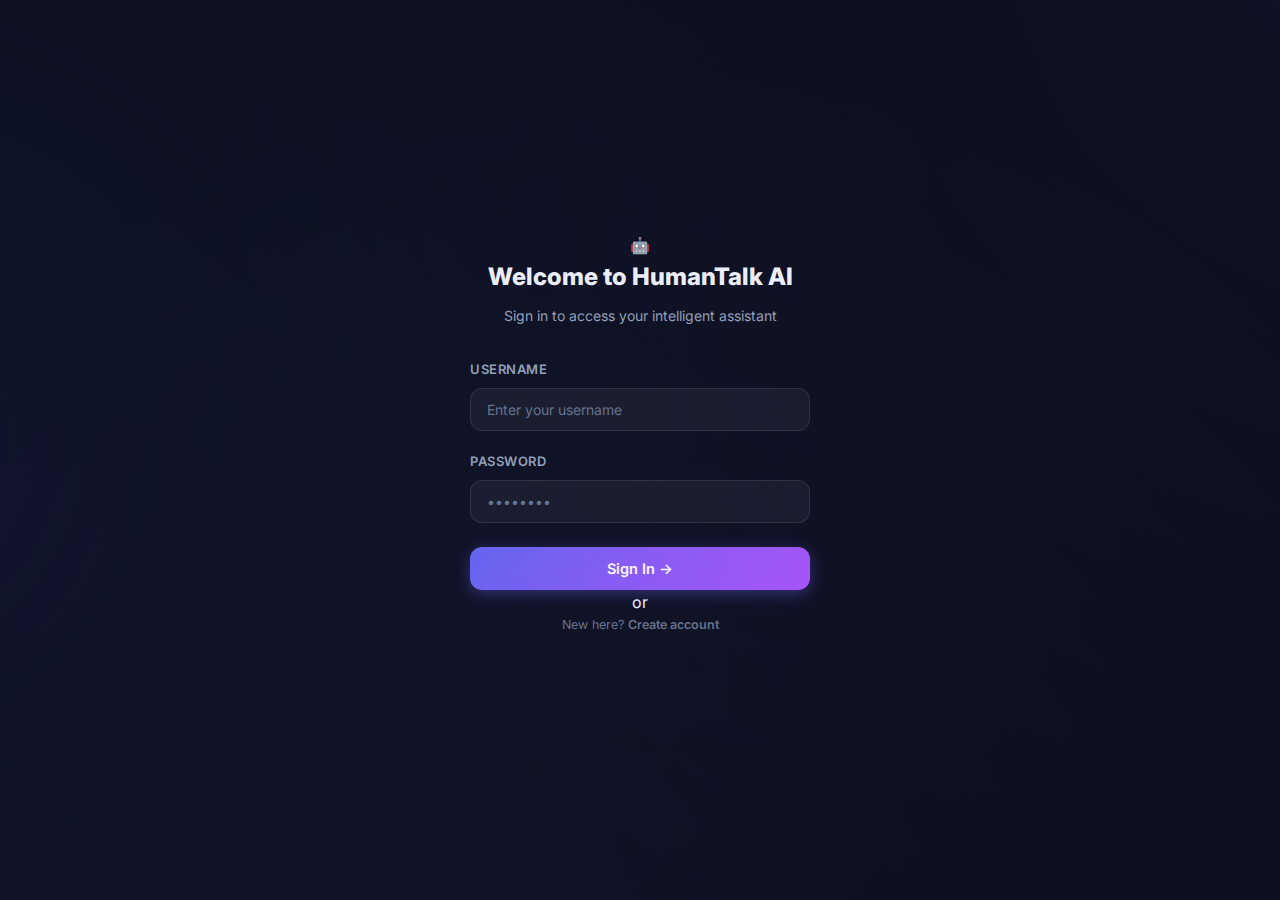
<file: frontend/index.html>
<!DOCTYPE html>
<html lang="en">

<head>
  <meta charset="UTF-8">
  <meta name="viewport" content="width=device-width, initial-scale=1.0">
  <meta name="description" content="HumanTalk AI — Sign in to your account">
  <title>HumanTalk AI — Login</title>
  <link rel="stylesheet" href="css/style.css">
</head>

<body>
  <div class="login-container">
    <div class="login-card">
      <!-- Logo -->
      <div class="login-logo">🤖</div>

      <h1>Welcome to <span>HumanTalk AI</span></h1>
      <p>Sign in to access your intelligent assistant</p>

      <div id="login-error" class="login-error"></div>

      <!-- Login Form -->
      <form id="login-form">
        <div class="form-group">
          <label class="form-label" for="username">Username</label>
          <input class="form-input" type="text" id="username" placeholder="Enter your username" required
            autocomplete="username">
        </div>
        <div class="form-group">
          <label class="form-label" for="password">Password</label>
          <input class="form-input" type="password" id="password" placeholder="••••••••" required
            autocomplete="current-password">
        </div>
        <button class="btn btn-primary" type="submit" id="login-btn"
          style="width:100%;padding:13px;font-size:14.5px;margin-top:4px;">
          Sign In →
        </button>
      </form>

      <div class="login-divider">or</div>

      <p style="font-size:12.5px;color:var(--text-muted);">
        New here? <a href="#" id="show-register"
          style="color:var(--text-accent);text-decoration:none;font-weight:600;">Create account</a>
      </p>

      <!-- Register Form (hidden) -->
      <form id="register-form" style="display:none;margin-top:20px;">
        <div class="form-group">
          <label class="form-label" for="reg-username">Username</label>
          <input class="form-input" type="text" id="reg-username" placeholder="Choose a username" required>
        </div>
        <div class="form-group">
          <label class="form-label" for="reg-email">Email</label>
          <input class="form-input" type="email" id="reg-email" placeholder="you@example.com" required>
        </div>
        <div class="form-group">
          <label class="form-label" for="reg-password">Password</label>
          <input class="form-input" type="password" id="reg-password" placeholder="Min 6 characters" required
            minlength="6">
        </div>
        <button class="btn btn-primary" type="submit" style="width:100%;padding:13px;font-size:14.5px;">
          Create Account →
        </button>
        <p style="margin-top:14px;font-size:12.5px;color:var(--text-muted);">
          Already have an account? <a href="#" id="show-login"
            style="color:var(--text-accent);text-decoration:none;font-weight:600;">Sign in</a>
        </p>
      </form>
    </div>
  </div>

  <div class="toast-container" id="toast-container"></div>
  <script src="js/app.js"></script>
  <script>
    document.getElementById('show-register').addEventListener('click', e => {
      e.preventDefault();
      document.getElementById('login-form').style.display = 'none';
      document.getElementById('register-form').style.display = 'block';
    });
    document.getElementById('show-login').addEventListener('click', e => {
      e.preventDefault();
      document.getElementById('login-form').style.display = 'block';
      document.getElementById('register-form').style.display = 'none';
    });

    document.getElementById('login-form').addEventListener('submit', async e => {
      e.preventDefault();
      const btn = document.getElementById('login-btn');
      btn.textContent = 'Signing in…';
      btn.disabled = true;
      try {
        await API.login(
          document.getElementById('username').value,
          document.getElementById('password').value
        );
        Toast.success('Welcome back! 👋');
        setTimeout(() => window.location.href = 'chat.html', 500);
      } catch (err) {
        const el = document.getElementById('login-error');
        el.style.display = 'block';
        el.textContent = '⚠ ' + (err.message || 'Invalid credentials. Please try again.');
      } finally {
        btn.textContent = 'Sign In →';
        btn.disabled = false;
      }
    });

    document.getElementById('register-form').addEventListener('submit', async e => {
      e.preventDefault();
      try {
        await API.register(
          document.getElementById('reg-username').value,
          document.getElementById('reg-email').value,
          document.getElementById('reg-password').value
        );
        Toast.success('Account created! 🎉');
        setTimeout(() => window.location.href = 'chat.html', 500);
      } catch (err) {
        Toast.error(err.message || 'Registration failed');
      }
    });

    if (API.getToken()) window.location.href = 'chat.html';
  </script>
</body>

</html>
</file>
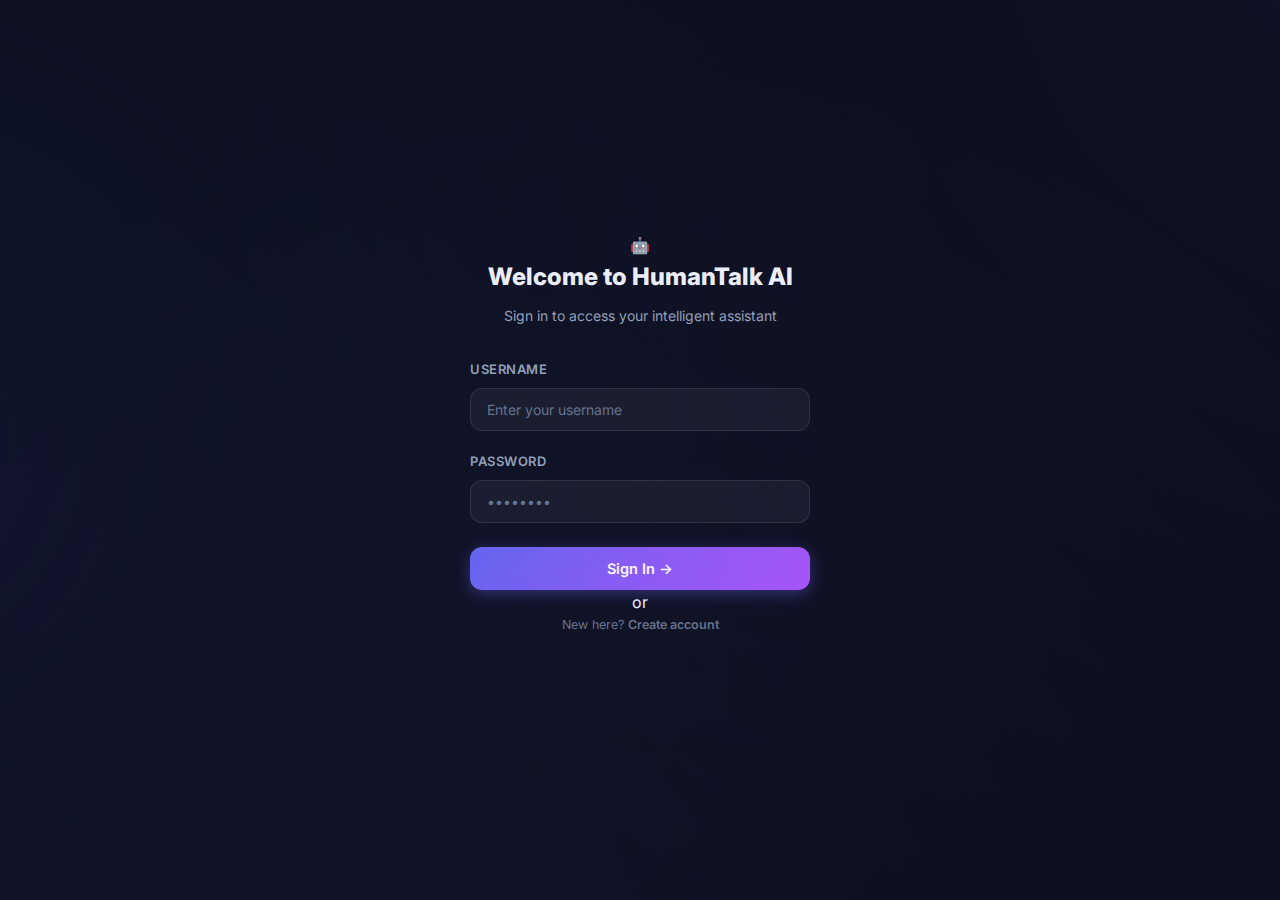
<file: frontend/history.html>
<!DOCTYPE html>
<html lang="en">

<head>
    <meta charset="UTF-8">
    <meta name="viewport" content="width=device-width, initial-scale=1.0">
    <meta name="description" content="AI Voice Chatbot — Conversation History">
    <title>AI Voice Bot — History</title>
    <link rel="stylesheet" href="css/style.css">
</head>

<body>
    <div class="app-container">
        <button class="mobile-toggle" id="menu-toggle">☰</button>

        <nav class="sidebar" id="sidebar">
            <div class="sidebar-header">
                <div class="sidebar-logo">🤖</div>
                <div>
                    <div class="sidebar-title">VoiceBot AI</div>
                    <div class="sidebar-subtitle">Assistant</div>
                </div>
            </div>
            <ul class="nav-links">
                <li><a href="chat.html"><span class="nav-icon">🎙️</span> Voice Chat</a></li>
                <li><a href="dashboard.html"><span class="nav-icon">📊</span> Dashboard</a></li>
                <li><a href="history.html" class="active"><span class="nav-icon">💬</span> History</a></li>
                <li><a href="settings.html"><span class="nav-icon">⚙️</span> Settings</a></li>
            </ul>
            <div class="sidebar-footer">
                <a href="#" id="logout-btn" class="btn btn-secondary" style="width:100%;font-size:13px;">🚪 Sign Out</a>
            </div>
        </nav>

        <main class="main-content">
            <div class="page-header">
                <h1 class="page-title">Conversation <span>History</span></h1>
                <div style="display:flex;gap:8px;">
                    <select class="form-input" id="status-filter" style="width:auto;padding:8px 12px;">
                        <option value="">All Status</option>
                        <option value="active">Active</option>
                        <option value="escalated">Escalated</option>
                        <option value="closed">Closed</option>
                    </select>
                    <button class="btn btn-secondary btn-sm" id="refresh-btn">🔄</button>
                </div>
            </div>

            <div class="glass-card">
                <table class="data-table" id="conv-table">
                    <thead>
                        <tr>
                            <th>ID</th>
                            <th>Channel</th>
                            <th>Language</th>
                            <th>Status</th>
                            <th>Sentiment</th>
                            <th>Messages</th>
                            <th>Started</th>
                            <th>Actions</th>
                        </tr>
                    </thead>
                    <tbody id="conv-tbody">
                        <tr>
                            <td colspan="8" style="text-align:center;padding:40px;color:var(--text-muted);">
                                <div class="spinner"></div>
                            </td>
                        </tr>
                    </tbody>
                </table>
            </div>

            <!-- Conversation Detail Modal -->
            <div id="conv-modal"
                style="display:none;position:fixed;top:0;left:0;width:100%;height:100%;background:rgba(10,14,26,0.85);z-index:1000;backdrop-filter:blur(8px);overflow-y:auto;padding:40px;">
                <div class="glass-card" style="max-width:700px;margin:0 auto;">
                    <div style="display:flex;justify-content:space-between;align-items:center;margin-bottom:20px;">
                        <h2 style="font-size:18px;font-weight:700;">Conversation Details</h2>
                        <button class="btn btn-secondary btn-sm" id="close-modal">✕ Close</button>
                    </div>
                    <div id="conv-detail"></div>
                </div>
            </div>
        </main>
    </div>

    <div class="toast-container" id="toast-container"></div>

    <script src="js/app.js"></script>
    <script>
        API.requireAuth();

        const tbody = document.getElementById('conv-tbody');
        const statusFilter = document.getElementById('status-filter');

        async function loadConversations() {
            try {
                let url = '/api/conversations/';
                if (statusFilter.value) url += `?status=${statusFilter.value}`;
                const data = await API.request(url);
                renderTable(data);
            } catch (e) {
                tbody.innerHTML = `<tr><td colspan="8" style="text-align:center;padding:40px;color:var(--danger);">Failed to load conversations</td></tr>`;
            }
        }

        function renderTable(conversations) {
            if (!conversations.length) {
                tbody.innerHTML = `<tr><td colspan="8" style="text-align:center;padding:40px;color:var(--text-muted);">No conversations found</td></tr>`;
                return;
            }
            tbody.innerHTML = conversations.map(c => `
        <tr>
          <td style="font-family:monospace;font-size:12px;">${c.id.substring(0, 8)}…</td>
          <td>${c.channel}</td>
          <td>${c.language}</td>
          <td><span class="status-dot ${c.status}">${c.status}</span></td>
          <td>${c.sentiment_avg.toFixed(2)}</td>
          <td>${c.message_count}</td>
          <td>${new Date(c.started_at).toLocaleString()}</td>
          <td>
            <button class="btn btn-secondary btn-sm" onclick="viewConversation('${c.id}')">View</button>
          </td>
        </tr>
      `).join('');
        }

        async function viewConversation(id) {
            try {
                const conv = await API.request(`/api/conversations/${id}`);
                const detail = document.getElementById('conv-detail');
                detail.innerHTML = `
          <div style="display:grid;grid-template-columns:repeat(3,1fr);gap:12px;margin-bottom:20px;">
            <div><span style="color:var(--text-muted);font-size:12px;">Channel</span><br><strong>${conv.channel}</strong></div>
            <div><span style="color:var(--text-muted);font-size:12px;">Status</span><br><span class="status-dot ${conv.status}">${conv.status}</span></div>
            <div><span style="color:var(--text-muted);font-size:12px;">Sentiment</span><br><strong>${conv.sentiment_avg.toFixed(2)}</strong></div>
          </div>
          <h3 style="font-size:14px;margin-bottom:12px;">Messages (${conv.messages.length})</h3>
          <div style="max-height:400px;overflow-y:auto;">
            ${conv.messages.map(m => `
              <div style="padding:10px;margin-bottom:8px;border-radius:8px;background:${m.role === 'user' ? 'rgba(99,102,241,0.1)' : 'var(--bg-glass)'};">
                <div style="font-size:12px;color:var(--text-muted);margin-bottom:4px;">
                  ${m.role === 'user' ? '👤 User' : '🤖 AI'} · ${new Date(m.created_at).toLocaleTimeString()}
                  ${m.emotion ? `<span class="emotion-badge ${m.emotion}" style="margin-left:8px;">${m.emotion}</span>` : ''}
                  ${m.is_urgent ? '<span class="urgent-badge" style="margin-left:4px;">URGENT</span>' : ''}
                </div>
                <div style="font-size:14px;">${m.content}</div>
              </div>
            `).join('')}
          </div>
        `;
                document.getElementById('conv-modal').style.display = 'block';
            } catch (e) {
                Toast.error('Failed to load conversation');
            }
        }

        document.getElementById('close-modal').addEventListener('click', () => {
            document.getElementById('conv-modal').style.display = 'none';
        });

        statusFilter.addEventListener('change', loadConversations);
        document.getElementById('refresh-btn').addEventListener('click', loadConversations);
        document.getElementById('menu-toggle').addEventListener('click', () => {
            document.getElementById('sidebar').classList.toggle('open');
        });
        document.getElementById('logout-btn').addEventListener('click', e => {
            e.preventDefault();
            API.logout();
        });

        loadConversations();
    </script>
</body>

</html>
</file>
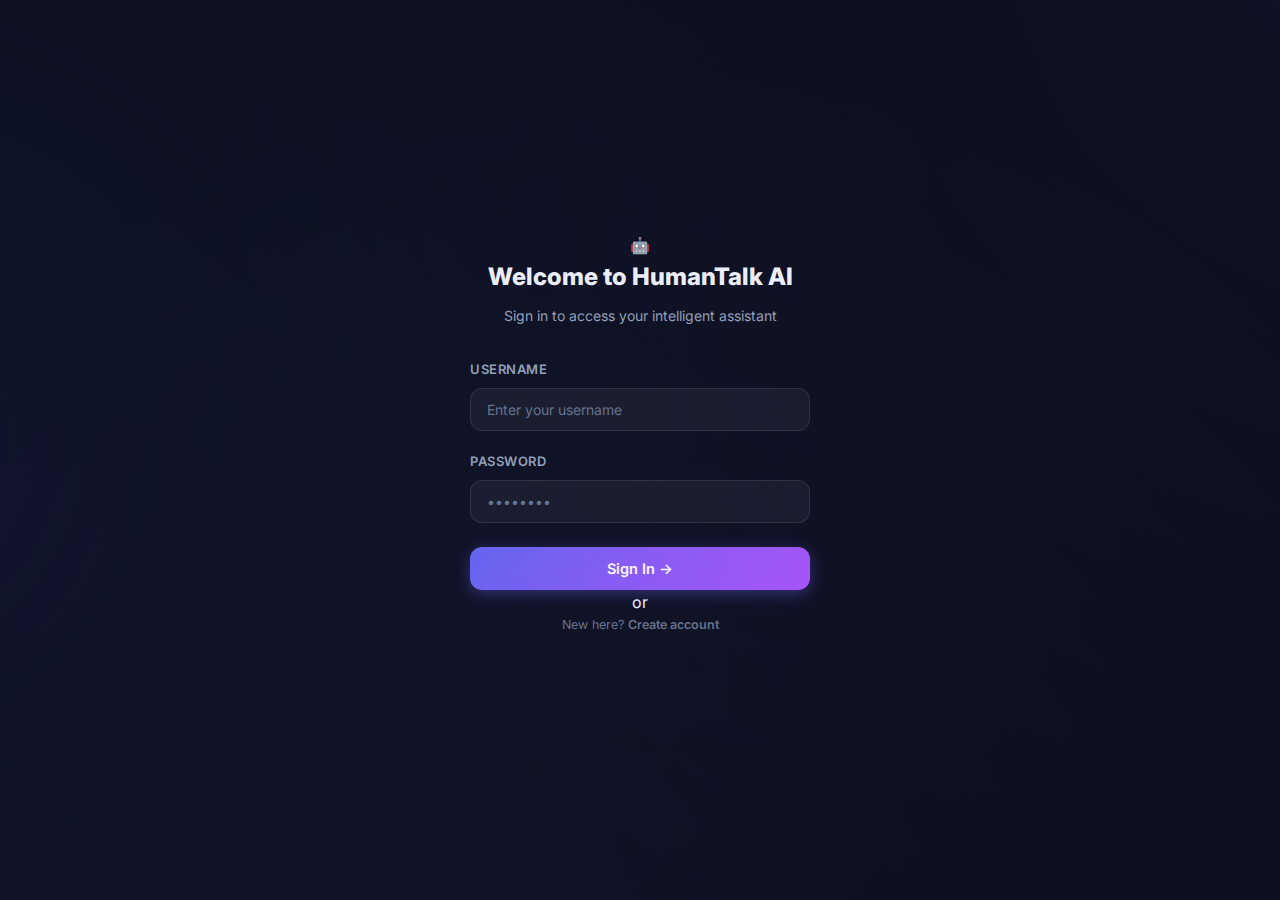
<file: frontend/settings.html>
<!DOCTYPE html>
<html lang="en">

<head>
    <meta charset="UTF-8">
    <meta name="viewport" content="width=device-width, initial-scale=1.0">
    <meta name="description" content="AI Voice Chatbot — Settings">
    <title>AI Voice Bot — Settings</title>
    <link rel="stylesheet" href="css/style.css">
</head>

<body>
    <div class="app-container">
        <button class="mobile-toggle" id="menu-toggle">☰</button>

        <nav class="sidebar" id="sidebar">
            <div class="sidebar-header">
                <div class="sidebar-logo">🤖</div>
                <div>
                    <div class="sidebar-title">HumanTalk AI</div>
                    <div class="sidebar-subtitle">Assistant</div>
                </div>
            </div>
            <ul class="nav-links">
                <li><a href="chat.html"><span class="nav-icon">🎙️</span> Voice Chat</a></li>
                <li><a href="dashboard.html"><span class="nav-icon">📊</span> Dashboard</a></li>
                <li><a href="history.html"><span class="nav-icon">💬</span> History</a></li>
                <li><a href="settings.html" class="active"><span class="nav-icon">⚙️</span> Settings</a></li>
            </ul>
            <div class="sidebar-footer">
                <a href="#" id="logout-btn" class="btn btn-secondary" style="width:100%;font-size:13px;">🚪 Sign Out</a>
            </div>
        </nav>

        <main class="main-content">
            <div class="page-header">
                <h1 class="page-title">⚙️ <span>Settings</span></h1>
                <button class="btn btn-primary" id="save-btn">💾 Save Changes</button>
            </div>

            <div class="settings-grid">
                <!-- Voice Settings -->
                <div class="glass-card settings-section">
                    <h3>🎙️ Voice Configuration</h3>
                    <div class="form-group">
                        <label class="form-label" for="language">Default Language</label>
                        <select class="form-input" id="language">
                            <option value="en">English</option>
                            <option value="hi">Hindi</option>
                            <option value="ta">Tamil</option>
                            <option value="te">Telugu</option>
                            <option value="bn">Bengali</option>
                            <option value="mr">Marathi</option>
                            <option value="gu">Gujarati</option>
                            <option value="kn">Kannada</option>
                            <option value="ml">Malayalam</option>
                            <option value="auto">Auto-detect</option>
                        </select>
                    </div>
                    <div class="form-group">
                        <label class="form-label" for="voice-id">ElevenLabs Voice ID</label>
                        <input class="form-input" type="text" id="voice-id" placeholder="e.g. 21m00Tcm4TlvDq8ikWAM">
                    </div>
                    <div class="form-group">
                        <label class="form-label" for="tts-provider">TTS Provider</label>
                        <select class="form-input" id="tts-provider">
                            <option value="elevenlabs">ElevenLabs</option>
                            <option value="azure">Azure TTS</option>
                            <option value="google">Google TTS</option>
                        </select>
                    </div>
                </div>

                <!-- Escalation Settings -->
                <div class="glass-card settings-section">
                    <h3>🚨 Escalation Rules</h3>
                    <div class="form-group">
                        <label class="form-label" for="esc-threshold">Sentiment Escalation Threshold</label>
                        <input class="form-input" type="number" id="esc-threshold" step="0.1" min="-1" max="0"
                            placeholder="-0.5">
                        <p style="font-size:11px;color:var(--text-muted);margin-top:4px;">
                            Conversations with avg sentiment below this value trigger auto-escalation.
                        </p>
                    </div>
                </div>

                <!-- Knowledge Base -->
                <div class="glass-card settings-section">
                    <h3>📚 Knowledge Base</h3>
                    <p style="font-size:13px;color:var(--text-secondary);margin-bottom:16px;">
                        Add documents to the AI's knowledge base for more accurate responses.
                    </p>
                    <div class="form-group">
                        <label class="form-label" for="kb-title">Document Title</label>
                        <input class="form-input" type="text" id="kb-title" placeholder="e.g. Return Policy">
                    </div>
                    <div class="form-group">
                        <label class="form-label" for="kb-category">Category</label>
                        <input class="form-input" type="text" id="kb-category" placeholder="e.g. policies"
                            value="general">
                    </div>
                    <div class="form-group">
                        <label class="form-label" for="kb-content">Content</label>
                        <textarea class="form-input" id="kb-content" rows="5"
                            placeholder="Paste the document text here…" style="resize:vertical;"></textarea>
                    </div>
                    <button class="btn btn-secondary" id="ingest-btn">📥 Ingest Document</button>
                </div>

                <!-- Account Info -->
                <div class="glass-card settings-section">
                    <h3>👤 Account</h3>
                    <div style="padding:16px 0;">
                        <div style="font-size:13px;color:var(--text-muted);margin-bottom:6px;">Username</div>
                        <div id="account-username" style="font-size:16px;font-weight:600;">—</div>
                    </div>
                    <div style="padding:16px 0;border-top:1px solid var(--border-glass);">
                        <div style="font-size:13px;color:var(--text-muted);margin-bottom:6px;">Email</div>
                        <div id="account-email" style="font-size:16px;font-weight:600;">—</div>
                    </div>
                    <div style="padding:16px 0;border-top:1px solid var(--border-glass);">
                        <div style="font-size:13px;color:var(--text-muted);margin-bottom:6px;">Role</div>
                        <div id="account-role" style="font-size:16px;font-weight:600;">—</div>
                    </div>
                </div>
            </div>
        </main>
    </div>

    <div class="toast-container" id="toast-container"></div>

    <script src="js/app.js"></script>
    <script>
        API.requireAuth();

        // Load settings
        async function loadSettings() {
            try {
                const s = await API.request('/api/admin/settings');
                document.getElementById('language').value = s.language || 'en';
                document.getElementById('voice-id').value = s.voice_id || '';
                document.getElementById('tts-provider').value = s.tts_provider || 'elevenlabs';
                document.getElementById('esc-threshold').value = s.escalation_threshold || -0.5;
            } catch (e) {
                // Non-admin may not have access
            }

            // Load user info
            try {
                const user = await API.request('/api/auth/me');
                document.getElementById('account-username').textContent = user.username;
                document.getElementById('account-email').textContent = user.email;
                document.getElementById('account-role').textContent = user.is_admin ? 'Admin' : 'User';
            } catch (e) { }
        }

        // Save settings
        document.getElementById('save-btn').addEventListener('click', async () => {
            try {
                await API.request('/api/admin/settings', {
                    method: 'PUT',
                    body: JSON.stringify({
                        language: document.getElementById('language').value,
                        voice_id: document.getElementById('voice-id').value,
                        tts_provider: document.getElementById('tts-provider').value,
                        escalation_threshold: parseFloat(document.getElementById('esc-threshold').value),
                    })
                });
                Toast.success('Settings saved');
            } catch (e) {
                Toast.error('Failed to save settings (admin required)');
            }
        });

        // Knowledge ingest
        document.getElementById('ingest-btn').addEventListener('click', async () => {
            const title = document.getElementById('kb-title').value.trim();
            const content = document.getElementById('kb-content').value.trim();
            const category = document.getElementById('kb-category').value.trim();

            if (!title || !content) {
                Toast.error('Title and content are required');
                return;
            }

            try {
                const res = await API.request('/api/knowledge/ingest', {
                    method: 'POST',
                    body: JSON.stringify({ title, content, category })
                });
                Toast.success(res.message);
                document.getElementById('kb-title').value = '';
                document.getElementById('kb-content').value = '';
            } catch (e) {
                Toast.error('Ingestion failed (admin required)');
            }
        });

        document.getElementById('menu-toggle').addEventListener('click', () => {
            document.getElementById('sidebar').classList.toggle('open');
        });
        document.getElementById('logout-btn').addEventListener('click', e => {
            e.preventDefault();
            API.logout();
        });

        loadSettings();
    </script>
</body>

</html>
</file>
<file: frontend/css/style.css>
/* ═══════════════════════════════════════════════════════════
   AI Voice Chatbot — Design System
   Premium dark glassmorphism theme with micro-animations
   ═══════════════════════════════════════════════════════════ */

/* ── Google Fonts ───────────────────────────────────────── */
@import url('https://fonts.googleapis.com/css2?family=Inter:wght@300;400;500;600;700;800&display=swap');

/* ── CSS Variables ──────────────────────────────────────── */
:root {
  --bg-primary: #0a0e1a;
  --bg-secondary: #111827;
  --bg-card: rgba(17, 24, 39, 0.7);
  --bg-glass: rgba(255, 255, 255, 0.05);
  --bg-glass-hover: rgba(255, 255, 255, 0.08);
  --border-glass: rgba(255, 255, 255, 0.1);
  --border-active: rgba(99, 102, 241, 0.5);

  --text-primary: #f1f5f9;
  --text-secondary: #94a3b8;
  --text-muted: #64748b;

  --accent-primary: #6366f1;
  --accent-secondary: #8b5cf6;
  --accent-gradient: linear-gradient(135deg, #6366f1 0%, #8b5cf6 50%, #a855f7 100%);
  --accent-glow: rgba(99, 102, 241, 0.4);

  --success: #10b981;
  --warning: #f59e0b;
  --danger: #ef4444;
  --info: #3b82f6;

  --radius-sm: 8px;
  --radius-md: 12px;
  --radius-lg: 16px;
  --radius-xl: 24px;
  --radius-full: 50%;

  --shadow-sm: 0 2px 8px rgba(0, 0, 0, 0.3);
  --shadow-md: 0 4px 20px rgba(0, 0, 0, 0.4);
  --shadow-lg: 0 8px 40px rgba(0, 0, 0, 0.5);
  --shadow-glow: 0 0 30px rgba(99, 102, 241, 0.3);

  --transition-fast: 0.15s ease;
  --transition-base: 0.3s ease;
  --transition-slow: 0.5s ease;

  --font-family: 'Inter', -apple-system, BlinkMacSystemFont, sans-serif;
}

/* ── Reset & Base ──────────────────────────────────────── */
*, *::before, *::after {
  margin: 0;
  padding: 0;
  box-sizing: border-box;
}

html {
  font-size: 16px;
  scroll-behavior: smooth;
}

body {
  font-family: var(--font-family);
  background: var(--bg-primary);
  color: var(--text-primary);
  min-height: 100vh;
  line-height: 1.6;
  overflow-x: hidden;
  -webkit-font-smoothing: antialiased;
}

/* Animated gradient background */
body::before {
  content: '';
  position: fixed;
  top: -50%;
  left: -50%;
  width: 200%;
  height: 200%;
  background: radial-gradient(circle at 20% 50%, rgba(99, 102, 241, 0.08) 0%, transparent 50%),
              radial-gradient(circle at 80% 20%, rgba(139, 92, 246, 0.06) 0%, transparent 50%),
              radial-gradient(circle at 50% 80%, rgba(168, 85, 247, 0.04) 0%, transparent 50%);
  animation: bgShift 20s ease-in-out infinite alternate;
  z-index: 0;
  pointer-events: none;
}

@keyframes bgShift {
  0% { transform: translate(0, 0) rotate(0deg); }
  100% { transform: translate(-5%, -5%) rotate(3deg); }
}

/* ── Layout ────────────────────────────────────────────── */
.app-container {
  position: relative;
  z-index: 1;
  min-height: 100vh;
}

.sidebar {
  position: fixed;
  left: 0;
  top: 0;
  width: 260px;
  height: 100vh;
  background: var(--bg-card);
  backdrop-filter: blur(20px);
  border-right: 1px solid var(--border-glass);
  padding: 24px 16px;
  display: flex;
  flex-direction: column;
  z-index: 100;
  transition: transform var(--transition-base);
}

.sidebar-header {
  display: flex;
  align-items: center;
  gap: 12px;
  padding-bottom: 24px;
  border-bottom: 1px solid var(--border-glass);
  margin-bottom: 24px;
}

.sidebar-logo {
  width: 40px;
  height: 40px;
  background: var(--accent-gradient);
  border-radius: var(--radius-md);
  display: flex;
  align-items: center;
  justify-content: center;
  font-size: 20px;
  box-shadow: var(--shadow-glow);
}

.sidebar-title {
  font-size: 16px;
  font-weight: 700;
  background: var(--accent-gradient);
  -webkit-background-clip: text;
  -webkit-text-fill-color: transparent;
  background-clip: text;
}

.sidebar-subtitle {
  font-size: 11px;
  color: var(--text-muted);
  letter-spacing: 1px;
  text-transform: uppercase;
}

.nav-links {
  list-style: none;
  flex: 1;
}

.nav-links a {
  display: flex;
  align-items: center;
  gap: 12px;
  padding: 12px 16px;
  color: var(--text-secondary);
  text-decoration: none;
  border-radius: var(--radius-md);
  font-size: 14px;
  font-weight: 500;
  transition: all var(--transition-fast);
  margin-bottom: 4px;
}

.nav-links a:hover {
  background: var(--bg-glass-hover);
  color: var(--text-primary);
}

.nav-links a.active {
  background: rgba(99, 102, 241, 0.15);
  color: var(--accent-primary);
  border: 1px solid rgba(99, 102, 241, 0.2);
}

.nav-links a .nav-icon {
  font-size: 18px;
  width: 24px;
  text-align: center;
}

.sidebar-footer {
  padding-top: 16px;
  border-top: 1px solid var(--border-glass);
}

.main-content {
  margin-left: 260px;
  padding: 32px;
  min-height: 100vh;
}

.page-header {
  display: flex;
  align-items: center;
  justify-content: space-between;
  margin-bottom: 32px;
}

.page-title {
  font-size: 28px;
  font-weight: 800;
  letter-spacing: -0.5px;
}

.page-title span {
  background: var(--accent-gradient);
  -webkit-background-clip: text;
  -webkit-text-fill-color: transparent;
  background-clip: text;
}

/* ── Glass Card ────────────────────────────────────────── */
.glass-card {
  background: var(--bg-card);
  backdrop-filter: blur(20px);
  border: 1px solid var(--border-glass);
  border-radius: var(--radius-lg);
  padding: 24px;
  transition: all var(--transition-base);
}

.glass-card:hover {
  border-color: var(--border-active);
  box-shadow: var(--shadow-glow);
}

/* ── Buttons ───────────────────────────────────────────── */
.btn {
  display: inline-flex;
  align-items: center;
  justify-content: center;
  gap: 8px;
  padding: 10px 20px;
  border: none;
  border-radius: var(--radius-md);
  font-family: var(--font-family);
  font-size: 14px;
  font-weight: 600;
  cursor: pointer;
  transition: all var(--transition-fast);
  text-decoration: none;
  white-space: nowrap;
}

.btn-primary {
  background: var(--accent-gradient);
  color: white;
  box-shadow: 0 4px 15px var(--accent-glow);
}

.btn-primary:hover {
  transform: translateY(-2px);
  box-shadow: 0 6px 25px var(--accent-glow);
}

.btn-secondary {
  background: var(--bg-glass);
  color: var(--text-primary);
  border: 1px solid var(--border-glass);
}

.btn-secondary:hover {
  background: var(--bg-glass-hover);
  border-color: var(--border-active);
}

.btn-danger {
  background: rgba(239, 68, 68, 0.15);
  color: var(--danger);
  border: 1px solid rgba(239, 68, 68, 0.2);
}

.btn-danger:hover {
  background: rgba(239, 68, 68, 0.25);
}

.btn-sm { padding: 6px 12px; font-size: 12px; }
.btn-lg { padding: 14px 28px; font-size: 16px; }

/* ── Form Controls ─────────────────────────────────────── */
.form-group {
  margin-bottom: 20px;
}

.form-label {
  display: block;
  font-size: 13px;
  font-weight: 600;
  color: var(--text-secondary);
  margin-bottom: 8px;
  text-transform: uppercase;
  letter-spacing: 0.5px;
}

.form-input {
  width: 100%;
  padding: 12px 16px;
  background: var(--bg-glass);
  border: 1px solid var(--border-glass);
  border-radius: var(--radius-md);
  color: var(--text-primary);
  font-family: var(--font-family);
  font-size: 14px;
  transition: all var(--transition-fast);
  outline: none;
}

.form-input:focus {
  border-color: var(--accent-primary);
  box-shadow: 0 0 0 3px rgba(99, 102, 241, 0.15);
}

.form-input::placeholder {
  color: var(--text-muted);
}

/* ── Login Page ────────────────────────────────────────── */
.login-container {
  display: flex;
  align-items: center;
  justify-content: center;
  min-height: 100vh;
  padding: 20px;
}

.login-card {
  width: 100%;
  max-width: 420px;
  padding: 40px;
  text-align: center;
}

.login-card .sidebar-logo {
  width: 64px;
  height: 64px;
  font-size: 32px;
  margin: 0 auto 24px;
}

.login-card h1 {
  font-size: 24px;
  font-weight: 800;
  margin-bottom: 8px;
}

.login-card p {
  color: var(--text-secondary);
  margin-bottom: 32px;
  font-size: 14px;
}

.login-card .form-group {
  text-align: left;
}

.login-card .btn-primary {
  width: 100%;
  padding: 14px;
  font-size: 15px;
  margin-top: 8px;
}

.login-error {
  background: rgba(239, 68, 68, 0.1);
  border: 1px solid rgba(239, 68, 68, 0.2);
  color: var(--danger);
  padding: 10px 16px;
  border-radius: var(--radius-md);
  font-size: 13px;
  margin-bottom: 16px;
  display: none;
}

/* ── Voice Chat ────────────────────────────────────────── */
.chat-area {
  display: flex;
  flex-direction: column;
  height: calc(100vh - 130px);
}

.chat-messages {
  flex: 1;
  overflow-y: auto;
  padding: 16px 0;
  display: flex;
  flex-direction: column;
  gap: 16px;
}

.chat-messages::-webkit-scrollbar {
  width: 6px;
}

.chat-messages::-webkit-scrollbar-thumb {
  background: var(--border-glass);
  border-radius: 3px;
}

.message-bubble {
  display: flex;
  gap: 12px;
  max-width: 80%;
  animation: messageSlide 0.3s ease-out;
}

@keyframes messageSlide {
  from { opacity: 0; transform: translateY(10px); }
  to { opacity: 1; transform: translateY(0); }
}

.message-bubble.user {
  align-self: flex-end;
  flex-direction: row-reverse;
}

.message-avatar {
  width: 36px;
  height: 36px;
  border-radius: var(--radius-full);
  display: flex;
  align-items: center;
  justify-content: center;
  font-size: 16px;
  flex-shrink: 0;
}

.message-bubble.user .message-avatar {
  background: rgba(99, 102, 241, 0.2);
}

.message-bubble.assistant .message-avatar {
  background: rgba(139, 92, 246, 0.2);
}

.message-content {
  background: var(--bg-glass);
  border: 1px solid var(--border-glass);
  border-radius: var(--radius-lg);
  padding: 12px 16px;
}

.message-bubble.user .message-content {
  background: rgba(99, 102, 241, 0.1);
  border-color: rgba(99, 102, 241, 0.2);
}

.message-text {
  font-size: 14px;
  line-height: 1.5;
}

.message-meta {
  display: flex;
  align-items: center;
  gap: 8px;
  margin-top: 6px;
  font-size: 11px;
  color: var(--text-muted);
}

/* Emotion badge */
.emotion-badge {
  display: inline-flex;
  align-items: center;
  gap: 4px;
  padding: 2px 8px;
  border-radius: 20px;
  font-size: 11px;
  font-weight: 600;
  text-transform: uppercase;
  letter-spacing: 0.5px;
}

.emotion-badge.positive,
.emotion-badge.very_positive { background: rgba(16, 185, 129, 0.15); color: var(--success); }
.emotion-badge.negative,
.emotion-badge.very_negative { background: rgba(239, 68, 68, 0.15); color: var(--danger); }
.emotion-badge.neutral { background: rgba(59, 130, 246, 0.15); color: var(--info); }

.urgent-badge {
  background: rgba(239, 68, 68, 0.15);
  color: var(--danger);
  padding: 2px 8px;
  border-radius: 20px;
  font-size: 11px;
  font-weight: 700;
  animation: urgentPulse 1s ease-in-out infinite;
}

@keyframes urgentPulse {
  0%, 100% { opacity: 1; }
  50% { opacity: 0.6; }
}

/* Voice Controls */
.voice-controls {
  display: flex;
  align-items: center;
  gap: 16px;
  padding: 20px;
  background: var(--bg-card);
  backdrop-filter: blur(20px);
  border: 1px solid var(--border-glass);
  border-radius: var(--radius-xl);
  margin-top: 16px;
}

.mic-btn {
  width: 64px;
  height: 64px;
  border-radius: var(--radius-full);
  background: var(--accent-gradient);
  border: none;
  color: white;
  font-size: 24px;
  cursor: pointer;
  transition: all var(--transition-base);
  box-shadow: 0 4px 20px var(--accent-glow);
  display: flex;
  align-items: center;
  justify-content: center;
  flex-shrink: 0;
}

.mic-btn:hover {
  transform: scale(1.05);
  box-shadow: 0 6px 30px var(--accent-glow);
}

.mic-btn.recording {
  background: linear-gradient(135deg, #ef4444, #dc2626);
  box-shadow: 0 0 30px rgba(239, 68, 68, 0.5);
  animation: recordPulse 1.5s ease-in-out infinite;
}

@keyframes recordPulse {
  0%, 100% { box-shadow: 0 0 20px rgba(239, 68, 68, 0.4); }
  50% { box-shadow: 0 0 40px rgba(239, 68, 68, 0.7); }
}

.voice-status {
  flex: 1;
}

.voice-status-text {
  font-size: 14px;
  font-weight: 600;
  color: var(--text-primary);
}

.voice-status-sub {
  font-size: 12px;
  color: var(--text-muted);
  margin-top: 2px;
}

.voice-waveform {
  display: flex;
  align-items: center;
  gap: 3px;
  height: 40px;
}

.voice-waveform .bar {
  width: 3px;
  background: var(--accent-primary);
  border-radius: 2px;
  animation: waveBar 0.8s ease-in-out infinite;
}

.voice-waveform .bar:nth-child(1) { height: 10px; animation-delay: 0s; }
.voice-waveform .bar:nth-child(2) { height: 20px; animation-delay: 0.1s; }
.voice-waveform .bar:nth-child(3) { height: 30px; animation-delay: 0.2s; }
.voice-waveform .bar:nth-child(4) { height: 20px; animation-delay: 0.3s; }
.voice-waveform .bar:nth-child(5) { height: 15px; animation-delay: 0.4s; }

@keyframes waveBar {
  0%, 100% { transform: scaleY(1); }
  50% { transform: scaleY(1.8); }
}

.escalate-btn {
  padding: 10px 16px;
  border: 1px solid rgba(239, 68, 68, 0.3);
  border-radius: var(--radius-md);
  background: rgba(239, 68, 68, 0.1);
  color: var(--danger);
  font-family: var(--font-family);
  font-size: 13px;
  font-weight: 600;
  cursor: pointer;
  transition: all var(--transition-fast);
  white-space: nowrap;
}

.escalate-btn:hover {
  background: rgba(239, 68, 68, 0.2);
}

/* ── Stats Grid ────────────────────────────────────────── */
.stats-grid {
  display: grid;
  grid-template-columns: repeat(auto-fit, minmax(220px, 1fr));
  gap: 20px;
  margin-bottom: 32px;
}

.stat-card {
  padding: 24px;
}

.stat-card .stat-icon {
  width: 44px;
  height: 44px;
  border-radius: var(--radius-md);
  display: flex;
  align-items: center;
  justify-content: center;
  font-size: 20px;
  margin-bottom: 16px;
}

.stat-card .stat-icon.purple { background: rgba(99, 102, 241, 0.15); }
.stat-card .stat-icon.green { background: rgba(16, 185, 129, 0.15); }
.stat-card .stat-icon.orange { background: rgba(245, 158, 11, 0.15); }
.stat-card .stat-icon.red { background: rgba(239, 68, 68, 0.15); }
.stat-card .stat-icon.blue { background: rgba(59, 130, 246, 0.15); }

.stat-value {
  font-size: 32px;
  font-weight: 800;
  letter-spacing: -1px;
  margin-bottom: 4px;
}

.stat-label {
  font-size: 13px;
  color: var(--text-secondary);
  font-weight: 500;
}

/* ── Charts ────────────────────────────────────────────── */
.chart-container {
  display: grid;
  grid-template-columns: 2fr 1fr;
  gap: 20px;
  margin-bottom: 32px;
}

.chart-card {
  padding: 24px;
}

.chart-title {
  font-size: 16px;
  font-weight: 700;
  margin-bottom: 20px;
}

.chart-wrapper {
  position: relative;
  height: 280px;
}

/* ── Table ─────────────────────────────────────────────── */
.data-table {
  width: 100%;
  border-collapse: collapse;
}

.data-table th {
  text-align: left;
  padding: 12px 16px;
  font-size: 12px;
  font-weight: 700;
  color: var(--text-muted);
  text-transform: uppercase;
  letter-spacing: 0.5px;
  border-bottom: 1px solid var(--border-glass);
}

.data-table td {
  padding: 14px 16px;
  font-size: 14px;
  border-bottom: 1px solid rgba(255, 255, 255, 0.03);
}

.data-table tr:hover td {
  background: var(--bg-glass);
}

.status-dot {
  display: inline-flex;
  align-items: center;
  gap: 6px;
  font-size: 13px;
  font-weight: 500;
}

.status-dot::before {
  content: '';
  width: 8px;
  height: 8px;
  border-radius: var(--radius-full);
}

.status-dot.active::before { background: var(--success); }
.status-dot.escalated::before { background: var(--warning); }
.status-dot.closed::before { background: var(--text-muted); }

/* ── Settings ──────────────────────────────────────────── */
.settings-grid {
  display: grid;
  grid-template-columns: repeat(auto-fit, minmax(400px, 1fr));
  gap: 24px;
}

.settings-section h3 {
  font-size: 16px;
  font-weight: 700;
  margin-bottom: 20px;
  padding-bottom: 12px;
  border-bottom: 1px solid var(--border-glass);
}

/* ── Loading ───────────────────────────────────────────── */
.spinner {
  width: 40px;
  height: 40px;
  border: 3px solid var(--border-glass);
  border-top-color: var(--accent-primary);
  border-radius: var(--radius-full);
  animation: spin 0.8s linear infinite;
  margin: 40px auto;
}

@keyframes spin {
  to { transform: rotate(360deg); }
}

.loading-overlay {
  position: fixed;
  top: 0;
  left: 0;
  width: 100%;
  height: 100%;
  background: rgba(10, 14, 26, 0.8);
  display: flex;
  align-items: center;
  justify-content: center;
  z-index: 1000;
  backdrop-filter: blur(4px);
}

/* ── Toast Notifications ───────────────────────────────── */
.toast-container {
  position: fixed;
  top: 24px;
  right: 24px;
  z-index: 10000;
  display: flex;
  flex-direction: column;
  gap: 8px;
}

.toast {
  padding: 12px 20px;
  border-radius: var(--radius-md);
  font-size: 13px;
  font-weight: 500;
  animation: toastSlide 0.3s ease-out;
  backdrop-filter: blur(20px);
  border: 1px solid var(--border-glass);
  max-width: 360px;
}

@keyframes toastSlide {
  from { opacity: 0; transform: translateX(100px); }
  to { opacity: 1; transform: translateX(0); }
}

.toast.success { background: rgba(16, 185, 129, 0.15); color: var(--success); border-color: rgba(16, 185, 129, 0.3); }
.toast.error { background: rgba(239, 68, 68, 0.15); color: var(--danger); border-color: rgba(239, 68, 68, 0.3); }
.toast.info { background: rgba(59, 130, 246, 0.15); color: var(--info); border-color: rgba(59, 130, 246, 0.3); }

/* ── Responsive ────────────────────────────────────────── */
.mobile-toggle {
  display: none;
  position: fixed;
  top: 16px;
  left: 16px;
  z-index: 200;
  width: 40px;
  height: 40px;
  background: var(--bg-card);
  border: 1px solid var(--border-glass);
  border-radius: var(--radius-md);
  color: var(--text-primary);
  font-size: 20px;
  cursor: pointer;
  align-items: center;
  justify-content: center;
}

@media (max-width: 768px) {
  .mobile-toggle { display: flex; }

  .sidebar {
    transform: translateX(-100%);
  }

  .sidebar.open {
    transform: translateX(0);
  }

  .main-content {
    margin-left: 0;
    padding: 20px;
    padding-top: 60px;
  }

  .chat-area {
    height: calc(100vh - 100px);
  }

  .message-bubble { max-width: 95%; }

  .stats-grid {
    grid-template-columns: repeat(2, 1fr);
  }

  .chart-container {
    grid-template-columns: 1fr;
  }

  .settings-grid {
    grid-template-columns: 1fr;
  }

  .page-title { font-size: 22px; }
}

@media (max-width: 480px) {
  .stats-grid { grid-template-columns: 1fr; }
  .voice-controls { flex-wrap: wrap; justify-content: center; }
}
</file>
